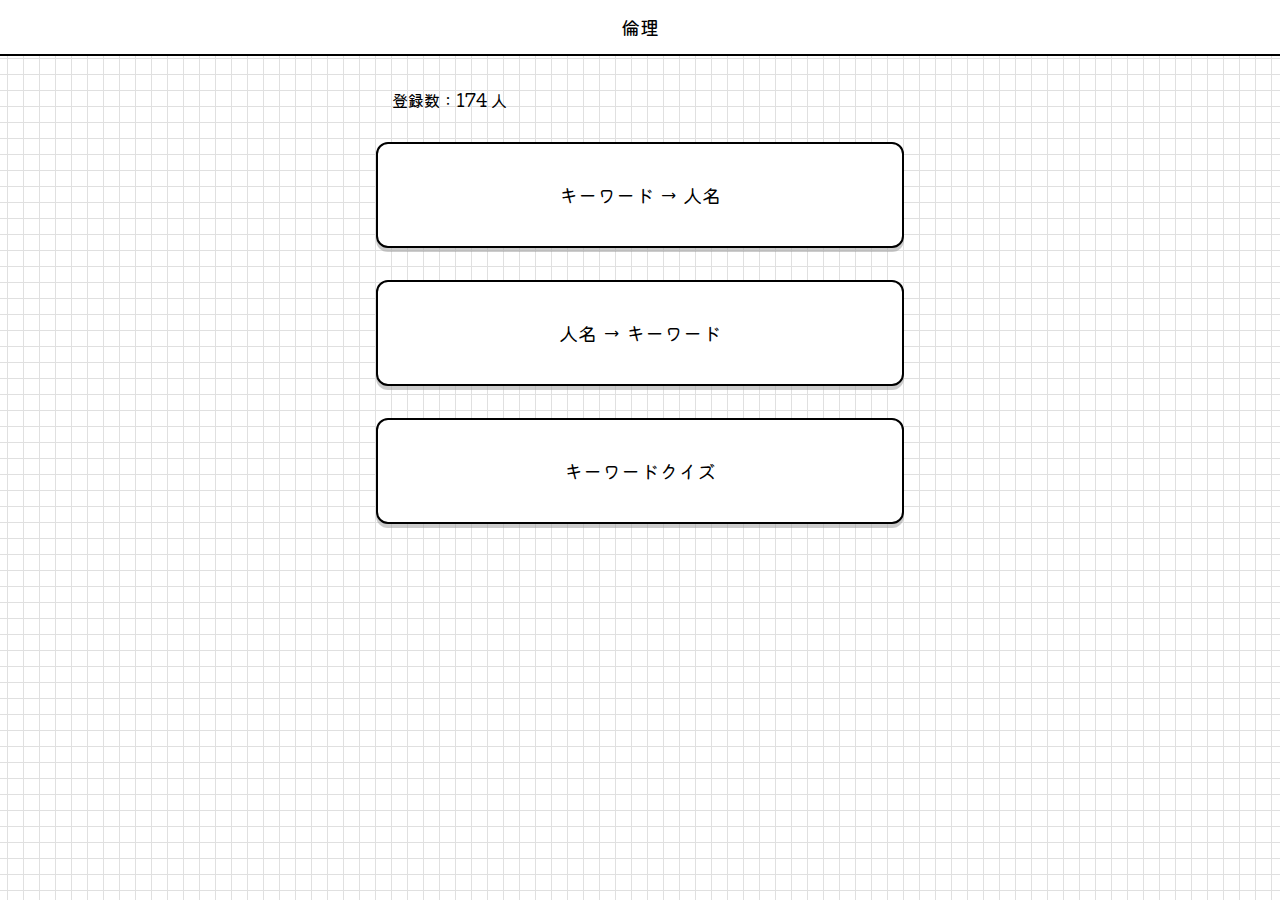
<file: index.html>
<!DOCTYPE html>
<html lang="ja">
<head>
    <meta charset="UTF-8">
    <meta name="viewport" content="width=device-width, initial-scale=1.0">
    <title>倫理</title>
    <link rel="stylesheet" href="css/reset.css">
    <link rel="stylesheet" href="css/style.css">
</head>
<body class="background">
    <div class="header">
        <div class="header-container">
            <div class="header-center">倫理</div>
        </div>
    </div>
    <div class="homepage-container">
        <div class="data-number-box">登録数：<span id="data-number">174</span>人</div>
        <div class="selection-container">
            <a href="mode1.html" class="mode-button">
                キーワード → 人名
            </a>
            <a href="mode2.html" class="mode-button">
                人名 → キーワード
            </a>
            <a href="game.html" class="mode-button">
                キーワードクイズ
            </a>
        </div>
    </div>
</body>
</html>
</file>
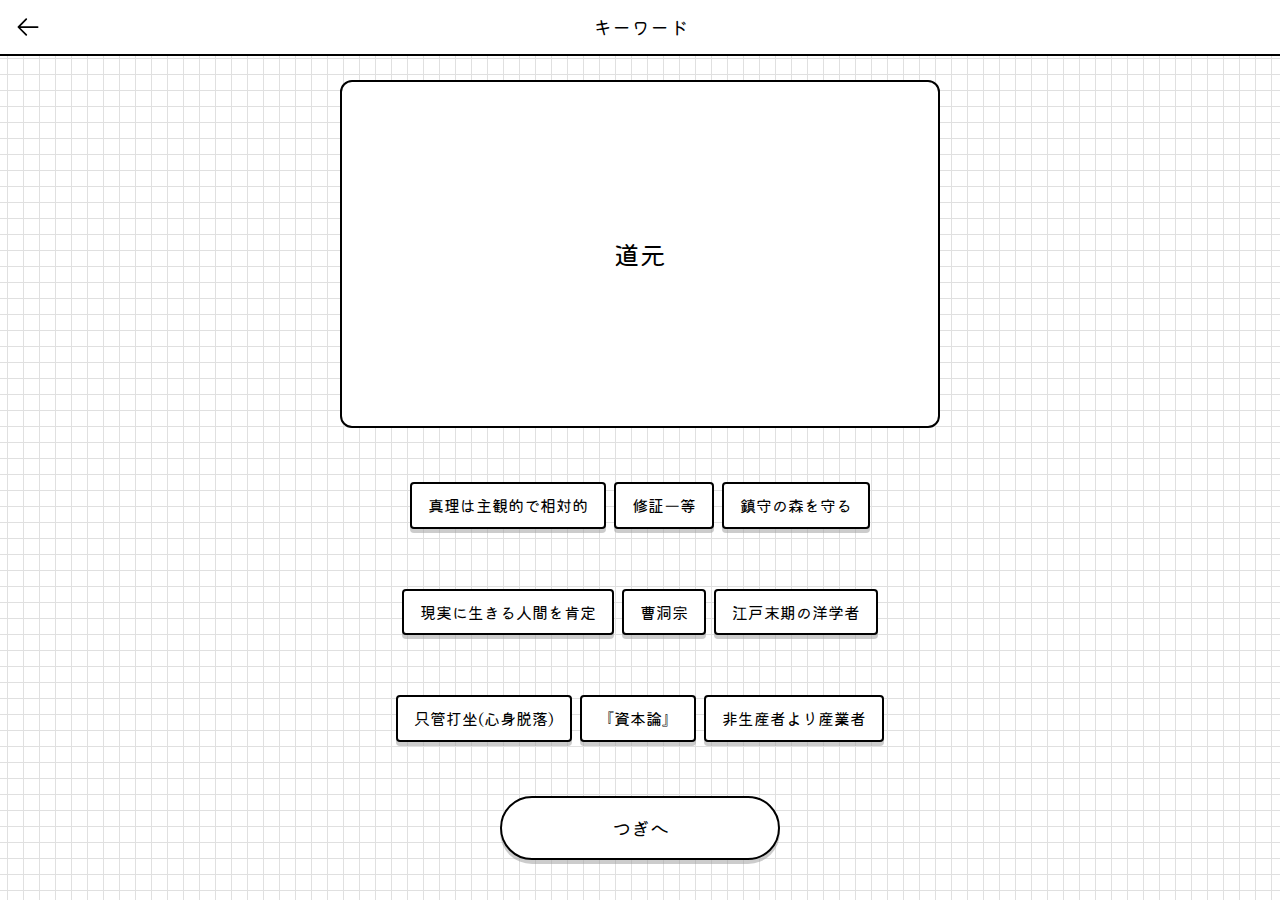
<file: game.html>
<!DOCTYPE html>
<html lang="ja">
<head>
    <meta charset="UTF-8">
    <meta name="viewport" content="width=device-width, initial-scale=1.0">
    <title>倫理</title>
    <link rel="stylesheet" href="css/reset.css">
    <link rel="stylesheet" href="css/style.css">
</head>
<body>
    <div class="header">
        <div class="header-container">
            <a href="index.html" class="header-left">
                <img src="assets/arrow-left.svg"></img>
            </a>
            <div class="header-center">キーワード</div>
        </div>
    </div>
    <div class="main background">
        <div class="person-display">
            <p id="person"></p>
        </div>
        <div id="options" class="option-container">
        </div>
        <div class="next-button-wrapper">
            <div id="next-button" class="next-button">
                <p>つぎへ</p>
            </div>
        </div>
    </div>

    <script src="js/game.js"></script>
</body>
</html>
</file>
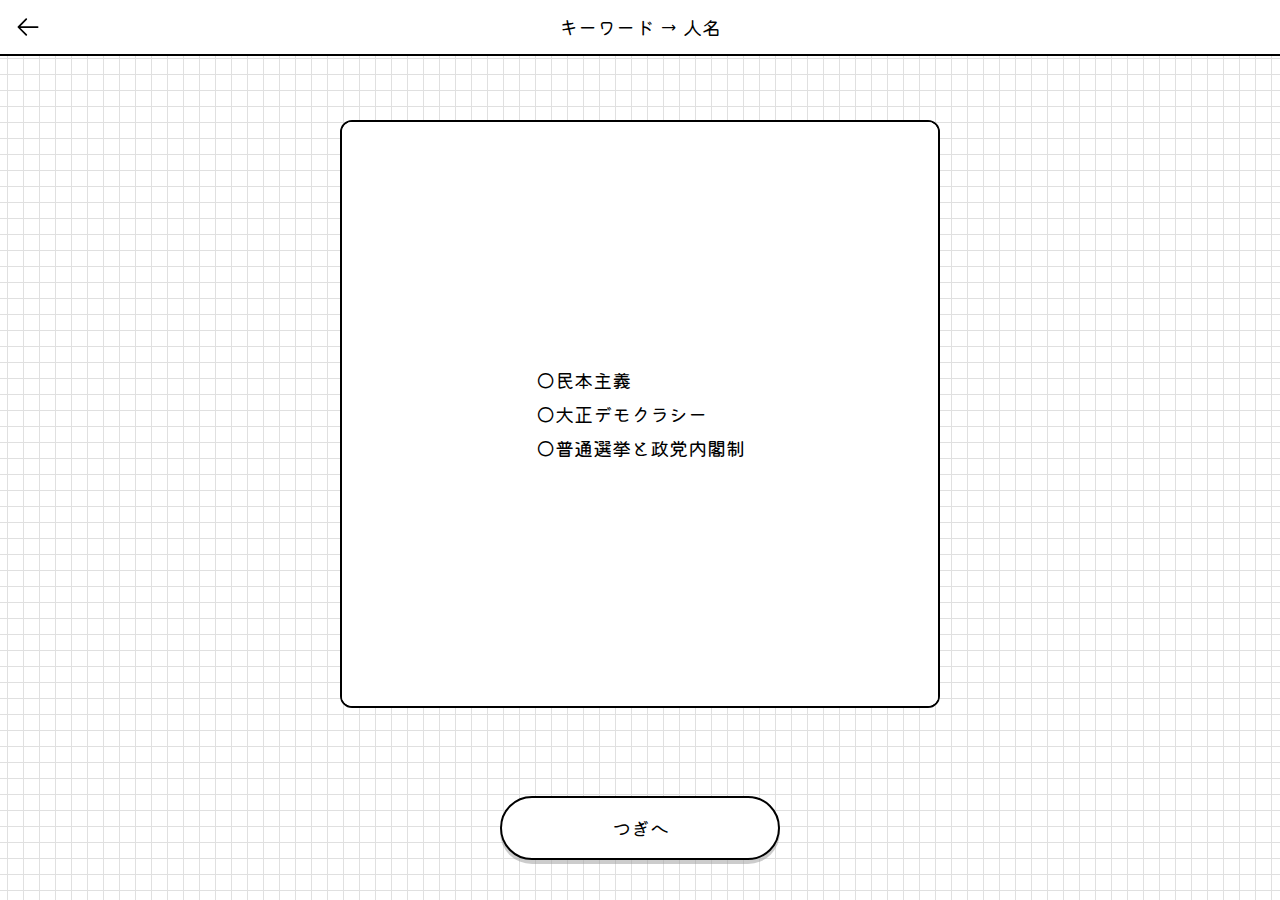
<file: mode1.html>
<!DOCTYPE html>
<html lang="ja">

<head>
    <meta charset="UTF-8">
    <meta name="viewport" content="width=device-width, initial-scale=1.0">
    <title>倫理</title>
    <link rel="stylesheet" href="css/reset.css">
    <link rel="stylesheet" href="css/style.css">
</head>

<body class="background">
    <div class="header">
        <div class="header-container">
            <a href="index.html" class="header-left">
                <img src="assets/arrow-left.svg"></img>
            </a>
            <div class="header-center">キーワード → 人名</div>
        </div>
    </div>
    <div class="main">
        <div id="quiz-container" class="quiz-container">
            <div id="front" class="front-wrapper">
                <ul id="words" class="words-list"></ul>
            </div>
            <div id="back" class="back-wrapper">
                <p id="person" class="person-box"></p>
            </div>
        </div>
        <div class="next-button-wrapper">
            <div id="next-button" class="next-button">
                <p>つぎへ</p>
            </div>
        </div>
    </div>

    <script src="js/script.js"></script>
</body>

</html>
</file>
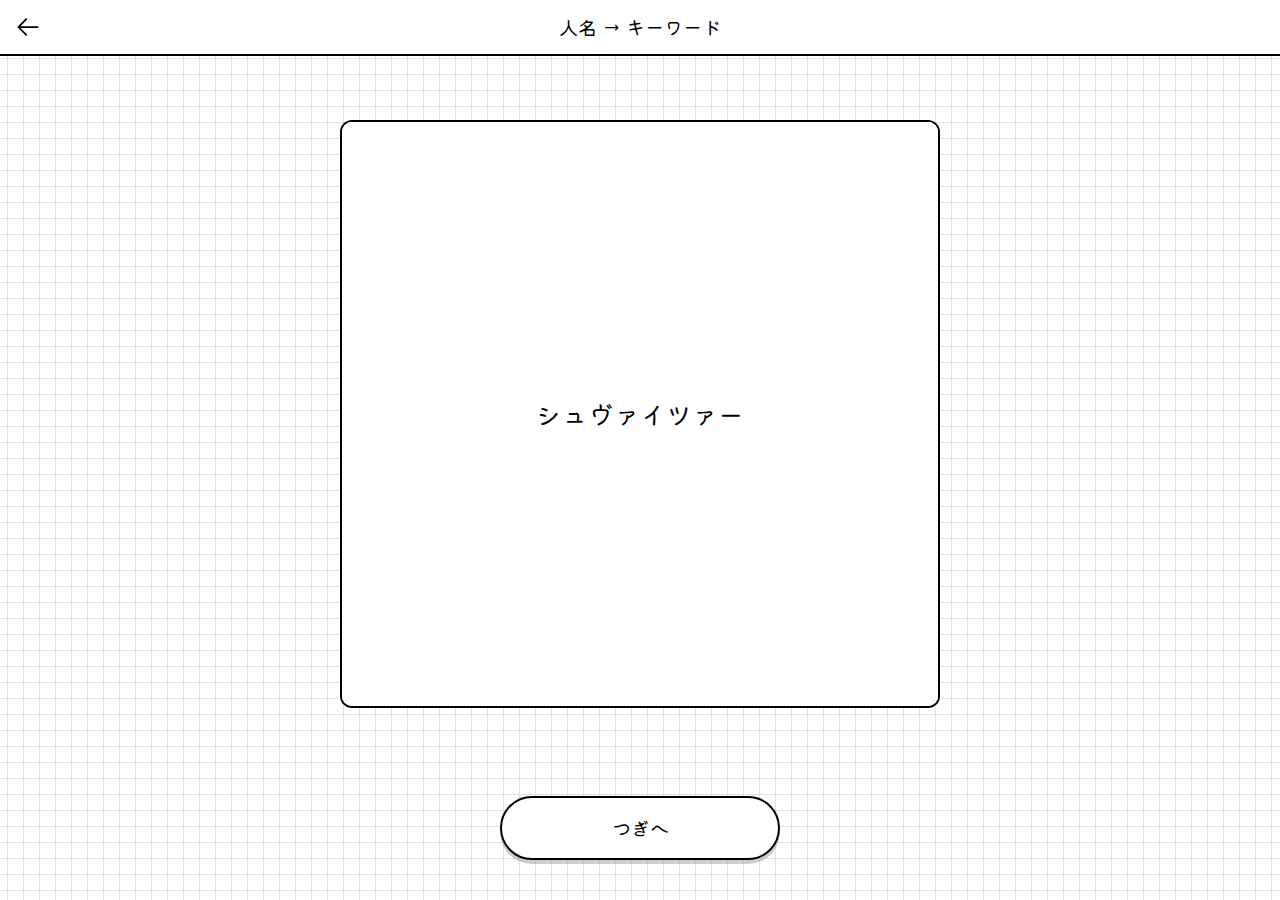
<file: mode2.html>
<!DOCTYPE html>
<html lang="ja">
<head>
    <meta charset="UTF-8">
    <meta name="viewport" content="width=device-width, initial-scale=1.0">
    <title>倫理</title>
    <link rel="stylesheet" href="css/reset.css">
    <link rel="stylesheet" href="css/style.css">
</head>
<body class="background">
    <div class="header">
        <div class="header-container">
            <a href="index.html" class="header-left">
                <img src="assets/arrow-left.svg"></img>
            </a>
            <div class="header-center">人名 → キーワード</div>
        </div>
    </div>
    <div class="main">
        <div id="quiz-container" class="quiz-container">
            <div id="front" class="front-wrapper">
                <p id="person" class="person-box"></p>
            </div>
            <div id="back" class="back-wrapper">
                <ul id="words" class="words-list"></ul>
            </div>
        </div>
        <div class="next-button-wrapper">
            <div id="next-button" class="next-button">
                <p>つぎへ</p>
            </div>
        </div>
    </div>

    <script src="js/script.js"></script>
</body>
</html>
</file>
<file: css/style.css>
@charset "UTF-8";
@import url('https://fonts.googleapis.com/css2?family=Kiwi+Maru&display=swap');

/* 全体 */
html {
    font-family: "Kiwi Maru", serif;
    font-size: 16px;
    font-weight: 400;
    font-style: normal;
    /* line-height: 1.8; */
    color: #000;
    scroll-behavior: smooth;
    overflow-x: hidden;
}

body {
    width: 100%;
    height: 100dvh;
    background-color: #fff;
    overflow-x: hidden;
    overflow-y: hidden;
}

img {
    max-width: 100%;
}

.is-hidden {
    display: none !important;
}

.background {
    /* 方眼紙模様 */
    background-image: linear-gradient(0deg, transparent calc(100% - 1px), #e0e0e0 calc(100% - 1px)),
        linear-gradient(90deg, transparent calc(100% - 1px), #e0e0e0 calc(100% - 1px));
    background-size: 16px 16px;
    background-repeat: repeat;
    background-position: center center;
}

.header {
    position: fixed;
    top: 0;
    z-index: 999;
    width: 100%;
    height: 56px;
    border-bottom: 2px solid #000;
    background-color: #fff;
}

.header-container {
    position: relative;
    display: flex;
    justify-content: center;
    align-items: center;
    width: 100%;
    height: 100%;

}

.header-center {
    font-size: 1.2rem;
}

.header-left {
    position: absolute;
    top: 0;
    left: 0;
    display: grid;
    place-content: center;
    width: 56px;
    height: 100%;

    & img {
        width: 28px;
        height: auto;
    }
}


/* index.html */

.main {
    display: flex;
    flex-direction: column;
    width: 100%;
    height: 100svh;
    padding-top: 56px;
}

.homepage-container {
    width: 100%;
    max-width: 600px;
    min-height: 100svh;
    padding: 56px 36px 0;
    margin: 0 auto;
}

.data-number-box {
    padding: 32px 16px;
    & span {
        font-size: 1.2rem;
        padding-right: 4px;
    }
}

.selection-container {
    display: flex;
    flex-direction: column;
    gap: 32px;
    width: 100%;
}

.mode-button {
    display: flex;
    align-items: center;
    justify-content: center;
    width: 100%;
    padding: 40px;
    border: 2px solid #000;
    border-radius: 12px;
    background-color: #fff;
    font-size: 1.2rem;
    box-shadow: 0 4px rgba(153, 153, 153, 0.50);
}
.mode-button:hover {
    transform: translateY(4px);
    box-shadow: none;
}

/* mode1.html mode2.html */

.quiz-container {
    position: relative;
    width: 90vw;
    max-width: 600px;
    border: 2px solid #000;
    margin: 0 auto;
    flex-grow: 1;
    margin: 64px auto;
    background-color: #fff;
    border-radius: 12px;
    overflow: hidden;
}

.front-wrapper {
    position: absolute;
    top: 0;
    z-index: 1;
    display: flex;
    flex-direction: column;
    justify-content: center;
    align-items: center;
    gap: 16px;
    width: 100%;
    height: 100%;
    padding: 24px;
    background-color: #fff;
}

.back-wrapper {
    position: absolute;
    top: 0;
    z-index: 0;
    display: flex;
    flex-direction: column;
    justify-content: center;
    align-items: center;
    gap: 16px;
    width: 100%;
    height: 100%;
    padding: 24px;
    background-color: #fff;
}

.words-list {
    & li {
        margin: 12px 0;
        font-size: 1.2rem;
    }
}

.person-box {
    font-size: 1.6rem;
}

.next-button-wrapper {
    display: flex;
    justify-content: center;
    align-items: flex-start;
    width: 100%;
    height: 128px;
    padding-top: 24px;
}

.next-button {
    display: flex;
    justify-content: center;
    align-items: center;
    width: 280px;
    height: 64px;
    max-width: 90%;
    padding: 16px 0;
    border-radius: 100px;
    background-color: #fff;
    border: 2px solid #000;
    font-size: 1.2rem;
    box-shadow: 0 4px rgba(153, 153, 153, 0.5);
}

.next-button:active {
    transform: translateY(4px);
    box-shadow: none;
}

/* game.html */

.person-display{
    display: flex;
    align-items: center;
    justify-content: center;
    width: 90vw;
    max-width: 600px;
    border: 2px solid #000;
    margin: 0 auto;
    flex-grow: 1;
    margin: 24px auto;
    border-radius: 12px;
    overflow: hidden;
    background-color: #fff;
    font-size: 1.6rem;
}

.option-container{
    display: flex;
    flex-wrap: wrap;
    align-items: center;
    justify-content: center;
    width: 95vw;
    max-width: 600px;
    height: 320px;
    margin: 0 auto;
    column-gap: 8px;
    row-gap: 0;

    & span{
        padding: 12px 16px;
        background-color: #fff;
        border: 2px solid #000;
        border-radius: 4px;
        margin: 0;
        box-shadow: 0 4px rgba(153, 153, 153, 0.5);
    }
    .is-pushed {
        transform: translateY(4px);
        box-shadow: none;
    }
    .is-pushed.correct-option{
        background-color: rgb(200, 236, 193);
    }
    .is-pushed.incorrect-option{
        background-color: rgb(232, 184, 175);
    }

}
</file>
